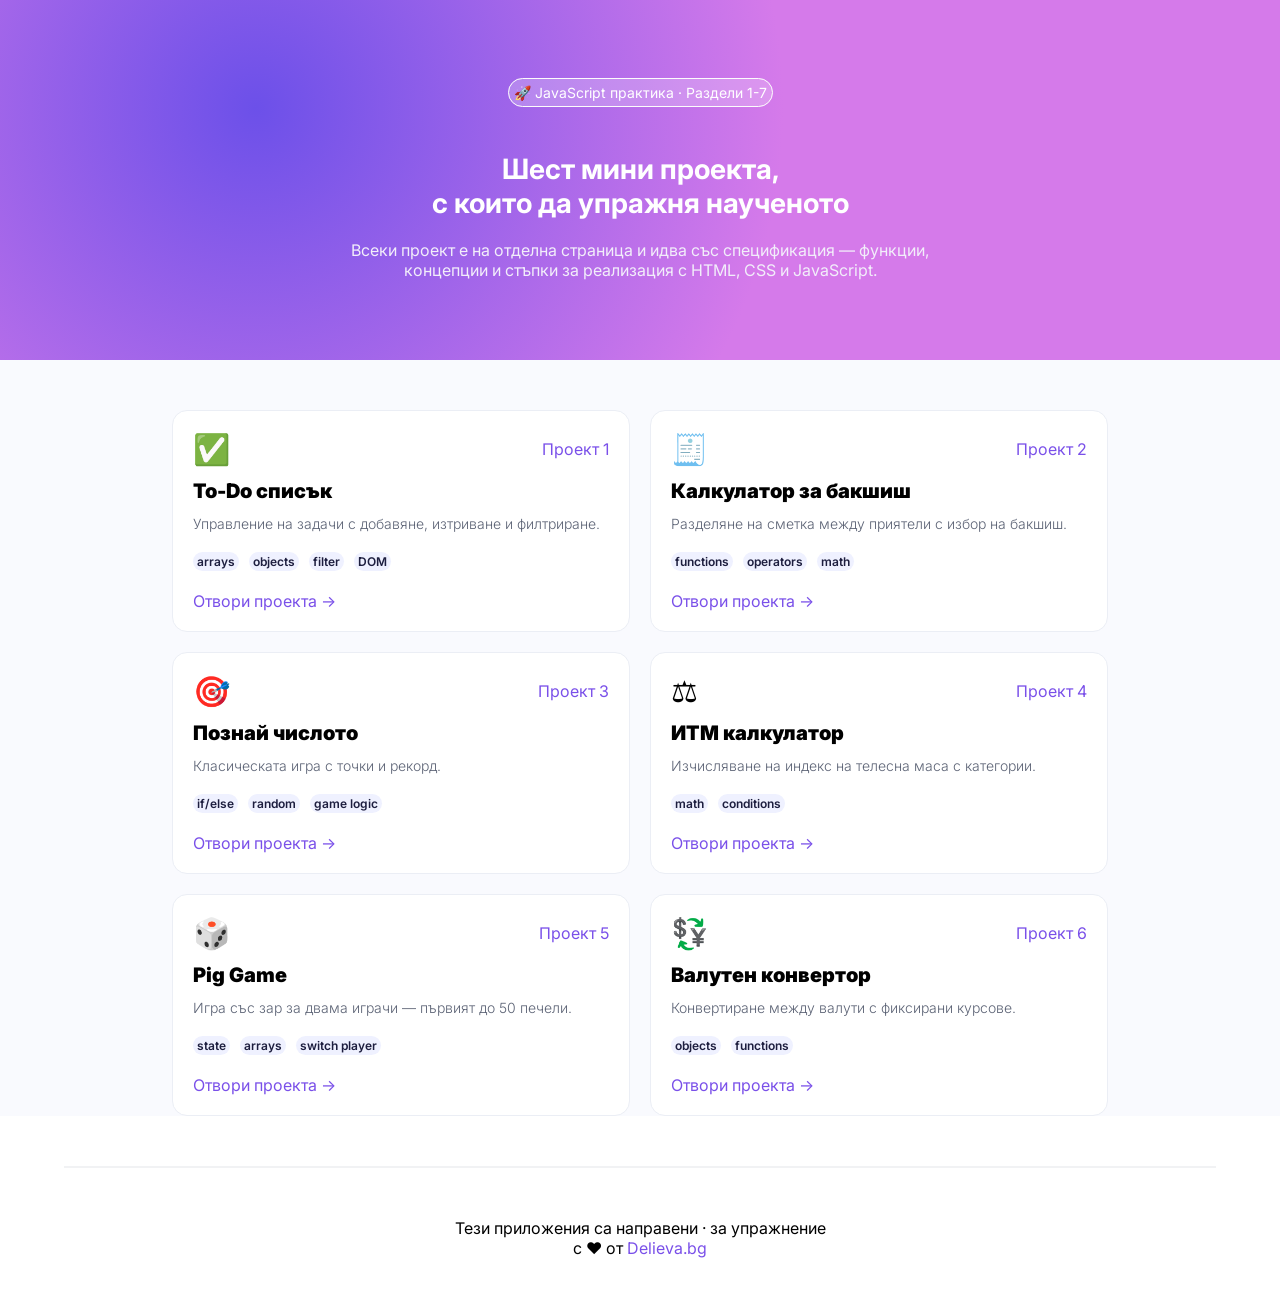
<file: 01.project-six-mini-projects/index.html>
<!doctype html>
<html lang="bg">
  <head>
    <meta charset="UTF-8" />
    <meta name="viewport" content="width=device-width, initial-scale=1.0" />
    <link rel="preconnect" href="https://fonts.googleapis.com" />
    <link rel="preconnect" href="https://fonts.gstatic.com" crossorigin />
    <link
      href="https://fonts.googleapis.com/css2?family=Inter:ital,opsz,wght@0,14..32,100..900;1,14..32,100..900&display=swap"
      rel="stylesheet"
    />
    <link rel="stylesheet" href="style.css" />
    <title>Six Mini Projects</title>
  </head>
  <body>
    <section class="hero">
      <div class="info-box">
        <span>🚀 JavaScript практика · Раздели 1-7</span>
      </div>
      <h1 class="hero-title">
        Шест мини проекта,<br />
        с които да упражня наученото
      </h1>
      <p class="hero-p">
        Всеки проект е на отделна страница и идва със спецификация — функции,
        концепции и стъпки за реализация с HTML, CSS и JavaScript.
      </p>
    </section>

    <section class="homepage-body">
      <div class="cards">
        <div class="card">
          <div class="first-row">
            <span class="icon">✅</span>
            <span><a href="project.html">Проект 1</a></span>
          </div>
          <div class="second-row">
            <h2>To-Do списък</h2>
          </div>
          <div class="third-row">
            <p>Управление на задачи с добавяне, изтриване и филтриране.</p>
          </div>
          <div class="tasks-list">
            <ul>
              <li>arrays</li>
              <li>objects</li>
              <li>filter</li>
              <li>DOM</li>
            </ul>
          </div>
          <div class="last-card-row">
            <p><a href="project.html">Отвори проекта →</a></p>
          </div>
        </div>

        <div class="card">
          <div class="first-row">
            <span class="icon">🧾</span>
            <span><a href="./tip-calculator.html">Проект 2</a></span>
          </div>
          <div class="second-row">
            <h2>Калкулатор за бакшиш</h2>
          </div>
          <div class="third-row">
            <p>Разделяне на сметка между приятели с избор на бакшиш.</p>
          </div>
          <div class="tasks-list">
            <ul>
              <li>functions</li>
              <li>operators</li>
              <li>math</li>
            </ul>
          </div>
          <div class="last-card-row">
            <p><a href="./tip-calculator.html">Отвори проекта →</a></p>
          </div>
        </div>

        <div class="card">
          <div class="first-row">
            <span class="icon">🎯</span>
            <span><a href="third.html">Проект 3</a></span>
          </div>
          <div class="second-row">
            <h2>Познай числото</h2>
          </div>
          <div class="third-row">
            <p>Класическата игра с точки и рекорд.</p>
          </div>
          <div class="tasks-list">
            <ul>
              <li>if/else</li>
              <li>random</li>
              <li>game logic</li>
            </ul>
          </div>
          <div class="last-card-row">
            <p><a href="third.html">Отвори проекта →</a></p>
          </div>
        </div>

        <div class="card">
          <div class="first-row">
            <span class="icon">⚖️</span>
            <span><a href="fourth.html">Проект 4</a></span>
          </div>
          <div class="second-row">
            <h2>ИТМ калкулатор</h2>
          </div>
          <div class="third-row">
            <p>Изчисляване на индекс на телесна маса с категории.</p>
          </div>
          <div class="tasks-list">
            <ul>
              <li>math</li>
              <li>conditions</li>
            </ul>
          </div>
          <div class="last-card-row">
            <p><a href="fourth.html">Отвори проекта →</a></p>
          </div>
        </div>

        <div class="card">
          <div class="first-row">
            <span class="icon">🎲</span>
            <span><a href="fifth.html">Проект 5</a></span>
          </div>
          <div class="second-row">
            <h2>Pig Game</h2>
          </div>
          <div class="third-row">
            <p>Игра със зар за двама играчи — първият до 50 печели.</p>
          </div>
          <div class="tasks-list">
            <ul>
              <li>state</li>
              <li>arrays</li>
              <li>switch player</li>
            </ul>
          </div>
          <div class="last-card-row">
            <p><a href="fifth.html">Отвори проекта →</a></p>
          </div>
        </div>

        <div class="card">
          <div class="first-row">
            <span class="icon">💱</span>
            <span><a href="sixth.html">Проект 6</a></span>
          </div>
          <div class="second-row">
            <h2>Валутен конвертор</h2>
          </div>
          <div class="third-row">
            <p>Конвертиране между валути с фиксирани курсове.</p>
          </div>
          <div class="tasks-list">
            <ul>
              <li>objects</li>
              <li>functions</li>
            </ul>
          </div>
          <div class="last-card-row">
            <p><a href="sixth.html">Отвори проекта →</a></p>
          </div>
        </div>
      </div>
    </section>

    <hr />

    <footer>
      <section class="footer">
        <p>
          Тези приложения са направени · за упражнение <br />
          с ❤️ от <a href="https://delieva.bg">Delieva.bg</a>
        </p>
      </section>
    </footer>

    <script src="./script.js"></script>
  </body>
</html>
</file>
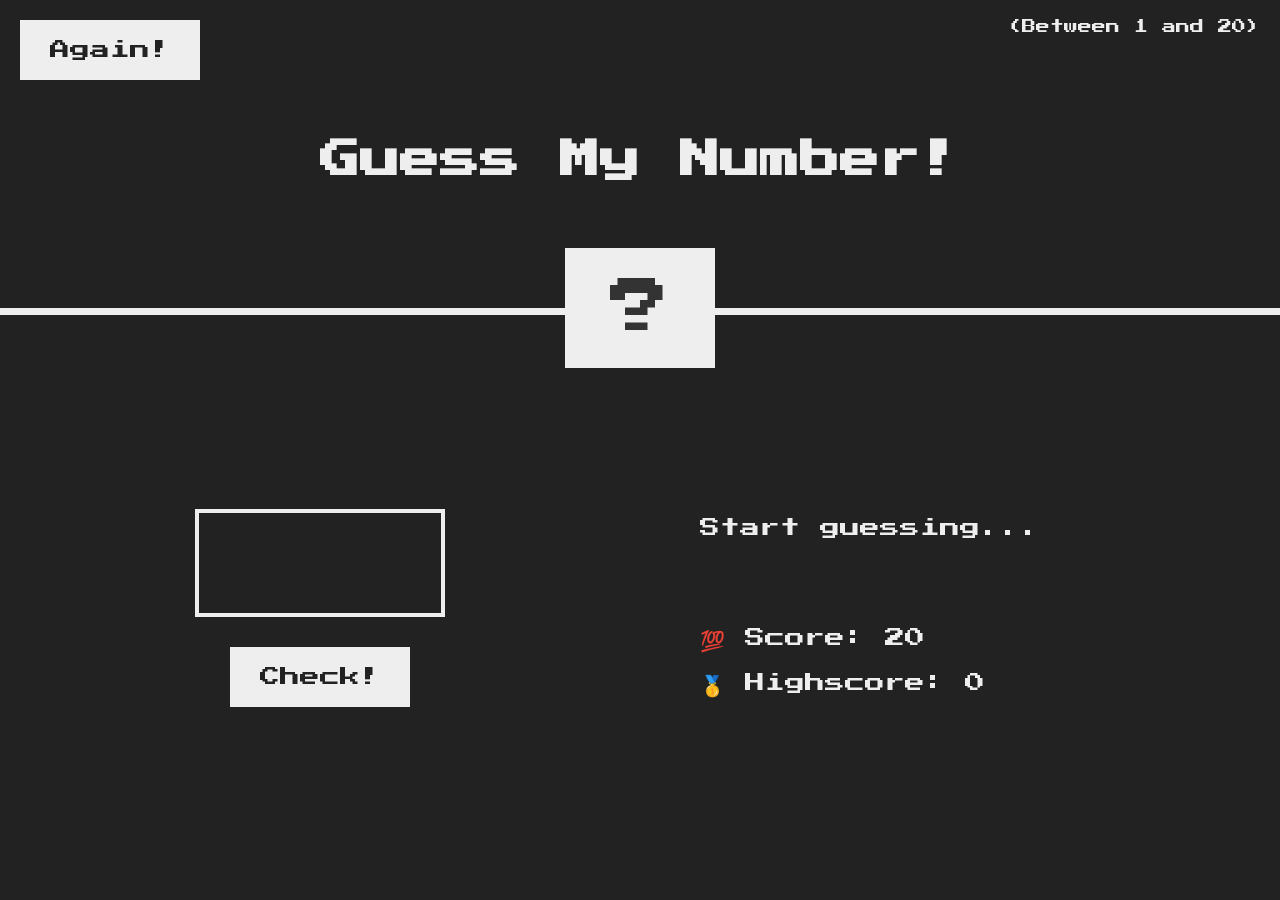
<file: 00.Courses Demos/01.Guess Number Project/index.html>
<!doctype html>
<html lang="en">
  <head>
    <meta charset="UTF-8" />
    <meta name="viewport" content="width=device-width, initial-scale=1.0" />
    <meta http-equiv="X-UA-Compatible" content="ie=edge" />

    <link rel="stylesheet" href="style.css" />
    <title>Guess My Number!</title>
  </head>
  <body>
    <header class="hero">
      <h1>Guess My Number!</h1>
      <p class="between">(Between 1 and 20)</p>
      <button class="btn again">Again!</button>
      <div class="number">?</div>
    </header>
    <main>
      <section class="left">
        <input type="number" class="guess" />
        <button class="btn check">Check!</button>
      </section>
      <section class="right">
        <p class="message">Start guessing...</p>
        <p class="label-score">💯 Score: <span class="score">20</span></p>
        <p class="label-highscore">
          🥇 Highscore: <span class="highscore">0</span>
        </p>
      </section>
    </main>
    <script src="script.js"></script>
    <script>
      const version = new Date().getTime();

      const cssLink = document.createElement('link');
      cssLink.rel = 'stylesheet';
      cssLink.href = 'style.css?v=' + version;
      document.head.appendChild(cssLink);

      const jsScript = document.createElement('script');
      jsScript.src = 'script.js?v=' + version;
      document.body.appendChild(jsScript);
    </script>
  </body>
</html>
</file>
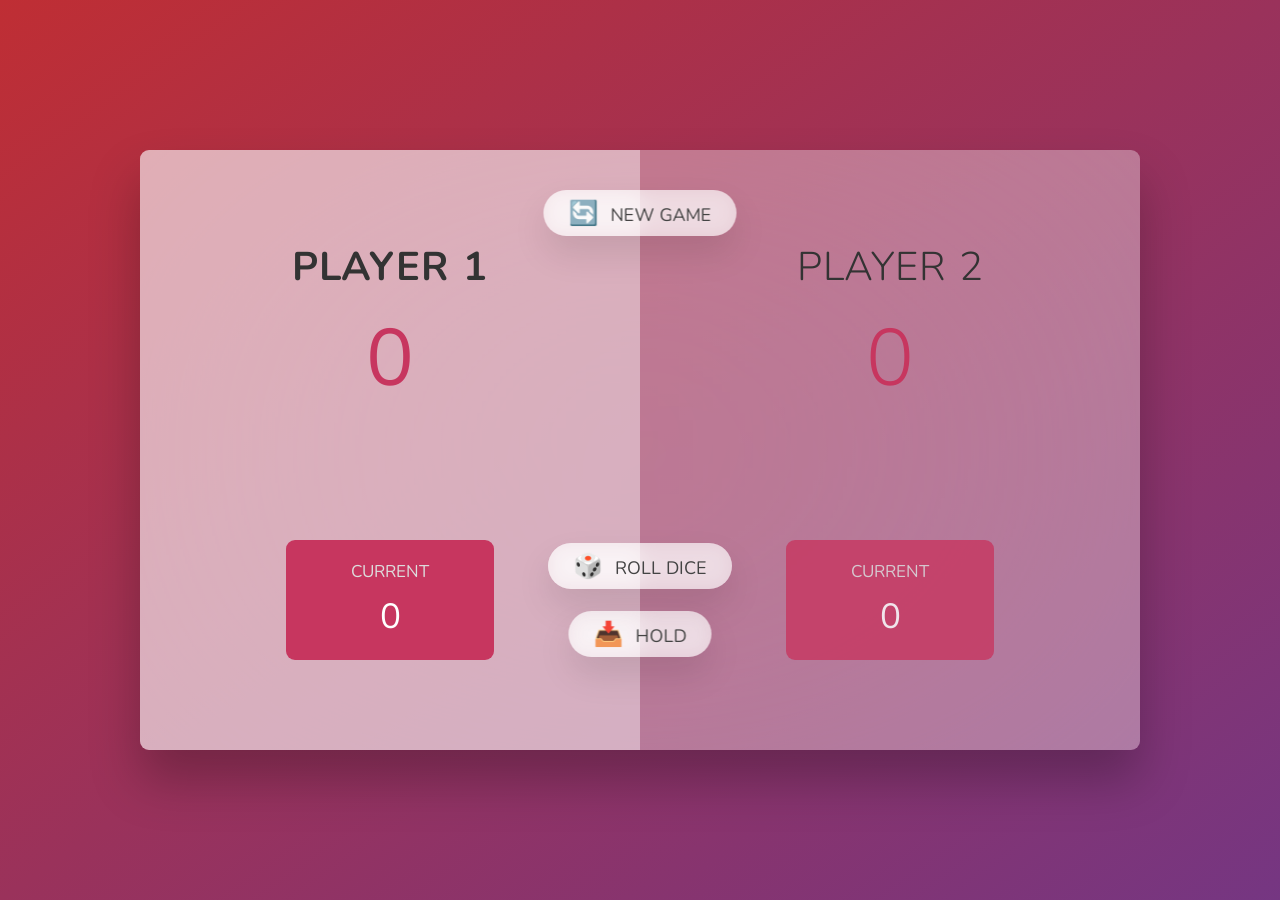
<file: 00.Courses Demos/02.Pig Game/index.html>
<!doctype html>
<html lang="en">
  <head>
    <meta charset="UTF-8" />
    <meta name="viewport" content="width=device-width, initial-scale=1.0" />
    <meta http-equiv="X-UA-Compatible" content="ie=edge" />
    <link rel="stylesheet" href="style.css" />
    <title>Pig Game</title>
  </head>
  <body>
    <main>
      <section class="player player--0 player--active">
        <h2 class="name" id="name--0">Player 1</h2>
        <p class="score" id="score--0">43</p>
        <div class="current">
          <p class="current-label">Current</p>
          <p class="current-score" id="current--0">0</p>
        </div>
      </section>
      <section class="player player--1">
        <h2 class="name" id="name--1">Player 2</h2>
        <p class="score" id="score--1">24</p>
        <div class="current">
          <p class="current-label">Current</p>
          <p class="current-score" id="current--1">0</p>
        </div>
      </section>

      <img src="dice-5.png" alt="Playing dice" class="dice" />
      <button class="btn btn--new">🔄 New game</button>
      <button class="btn btn--roll">🎲 Roll dice</button>
      <button class="btn btn--hold">📥 Hold</button>
    </main>
    <script src="script.js"></script>
  </body>
</html>
</file>
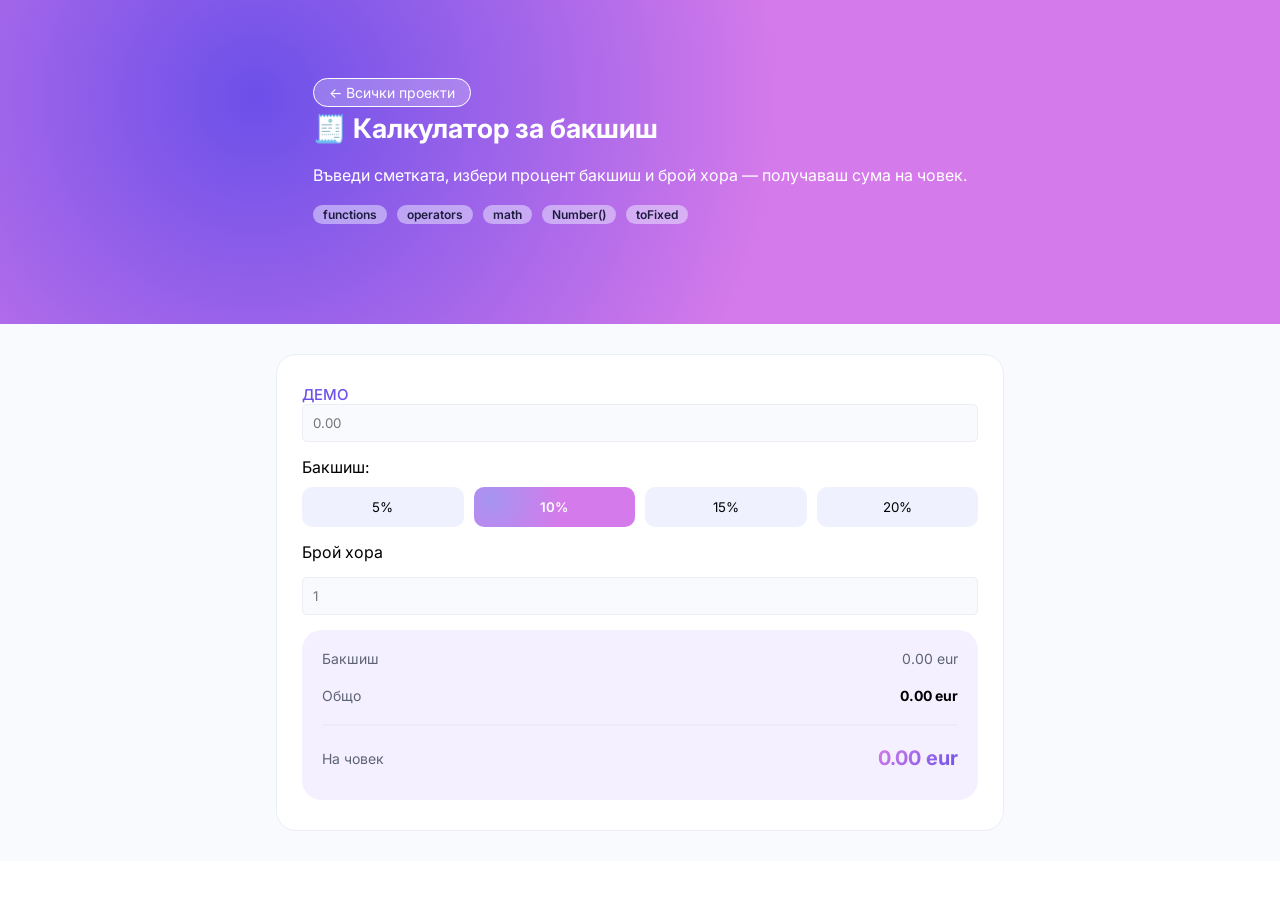
<file: 01.project-six-mini-projects/tip-calculator.html>
<!doctype html>
<html lang="en">
  <head>
    <meta charset="UTF-8" />
    <meta name="viewport" content="width=device-width, initial-scale=1.0" />
    <link rel="preconnect" href="https://fonts.googleapis.com" />
    <link rel="preconnect" href="https://fonts.gstatic.com" crossorigin />
    <link
      href="https://fonts.googleapis.com/css2?family=Inter:ital,opsz,wght@0,14..32,100..900;1,14..32,100..900&display=swap"
      rel="stylesheet"
    />
    <link rel="stylesheet" href="style.css" />
    <title>Tip Calcultor</title>
  </head>
  <body>
    <section class="hero tip-hero">
      <div class="tip-hero-container">
<div class="info-box tip-back-to-projects">
        <span
          ><a class="back-link" href="./index.html">← Всички проекти</a></span
        >
      </div>
      <div class="single-page-title">
        <h1>🧾 Калкулатор за бакшиш</h1>
      </div>
      <div class="single-page-p">
        <p>
          Въведи сметката, избери процент бакшиш и брой хора — получаваш сума на
          човек.
        </p>
      </div>
      <div class="tasks-list single-page-conceptions">
        <ul>
            <li>functions</li>
            <li>operators</li>
            <li>math</li>
            <li>Number()</li>
            <li>toFixed</li>
        </ul>
      </div>
      </div>
    </section>

    <section class="tip-calc-body">
        <div class="tip-calc">
            <h2 class="tip-calc-demo-title">ДЕМО</h2>
            
                <input class="bill" type="number" placeholder="0.00">
                <p class="tip">Бакшиш: <span class="tip-inside"></span></p>
                <div class="percent-buttons" id="btns">
                    <button id="btn-one" value="5" class="tip-percent"><span class="tip-value">5</span>%</button>

                    <button id="btn-two" value="10" class="tip-percent selected"><span class="tip-value">10</span>%</button>

                    <button id="btn-three" value="15" class="tip-percent "><span class="tip-value">15</span>%</button>

                    <button id="btn-four" value="20" class="tip-percent "><span class="tip-value">20</span>%</button>
                </div>
               <form>
                <label for="people-number" class="form-label-people">Брой хора</label>
                <input min="1" name="people-number" id="people-number" type="number" placeholder="1">
                </form>
                <div class="tip-info">
                    <div class="tip-info-row">
                        <p>Бакшиш</p>
                        <p class="tip-sum">0.00 eur</p>
                    </div>
                    <div class="tip-info-row">
                        <p>Общо</p>
                        <p class="tip-bold bill-total">0.00 eur</p>
                    </div>
                    <div class="tip-info-row tip-row-three">
                        <p>На човек</p>
                        <p class="tip-bold colored per-person">0.00 eur</p>
                    </div>
                </div>
            </form>
        </div>
    </section>
    <script src="./script.js" defer></script>
  </body>
</html>
</file>
<file: 01.project-six-mini-projects/style.css>
* {
  margin: 0;
  padding: 0;
  box-sizing: border-box;
  font-family:
    Inter,
    system-ui,
    -apple-system,
    sans-serif;
}

a,
a:hover,
a:visited,
a:focus,
a:active {
  color: #7a50e9;
  text-decoration: none;
}

/* HERO SECTION START*/

.hero {
  background: radial-gradient(circle at 20% 30%, #6c50e9, #d57aea 50%);
  text-align: center;
  padding-top: 82px;
  padding-bottom: 80px;
  padding-left: 20px;
  padding-right: 20px;
  color: #ffffff;
}

.info-box span {
  border: 1px solid #fcfcfc;
  background-color: #ffffff37;
  padding: 5px;
  border-radius: 50px;
  font-size: 14px;
}

.hero-title {
  margin: 0 auto;
  margin-top: 50px;
  text-align: center;
  font-size: 48px;
  max-width: 984px;
}

.hero-p {
  padding-top: 20px;
  font-size: 20px;
  text-align: center;
  max-width: 600px;
  margin: 0 auto;
  color: #f2eefa;
}

/* HERO SECTION END */

/* BODY SECTION OF HOMEPAGE START*/
.homepage-body {
  background-color: #f9fafe;
  margin-bottom: 50px;
}

.cards {
  max-width: 976px;
  margin: 0 auto;
  display: grid;
  grid-template-rows: 1fr 1fr;
  grid-template-columns: 1fr 1fr 1fr;
  padding-left: 20px;
  padding-right: 20px;
  padding-top: 50px;
  justify-content: center;
  align-items: center;
  row-gap: 20px;
  column-gap: 20px;
}

.card {
  background-color: #ffffff;
  padding: 20px;
  border-radius: 15px;
  border: 1px solid #ebeef5;
  transition: transform 0.25s;
  transition-timing-function: cubic-bezier(0.4, 0, 0.2, 1);
}

.card:hover {
  transform: translateY(-10px);
  cursor: pointer;
}

.icon {
  font-size: 30px;
}

.first-row {
  display: flex;
  flex-direction: row;
  justify-content: space-between;
  align-items: center;
}

.second-row h2 {
  font-size: 20px;
  font-weight: 900;
  margin-top: 12px;
  margin-bottom: 12px;
}

.third-row p {
  color: #5c6375;
  font-size: 14px;
  font-weight: 300;
}

.tasks-list {
  margin-top: 20px;
  margin-bottom: 20px;
  font-size: 12px;
  font-weight: 300;
}

.tasks-list ul {
  display: flex;
  justify-content: left;
  gap: 10px;
  list-style-type: none;
  align-items: center;
}

.tasks-list li {
  background-color: #eff1ff;
  padding: 2px 4px;
  border-radius: 20px;
  font-weight: 600;
  color: #1d1e3f;
}

/* BODY SECTION OF HOMEPAGE END*/

hr {
  max-width: 90%;
  height: 0;
  border: 1px solid #5c637515;
  margin: 0 auto;
}

.footer {
  text-align: center;
  margin-top: 50px;
  margin-bottom: 50px;
  padding-left: 20px;
  padding-right: 20px;
}

/* Single-Page Design Start */
.tip-hero {
  text-align: left;
  max-width: 978px;
  max-width: 100%;
  display: flex;
  justify-content: center;
  align-items: center;
}

.back-link,
.back-link:hover,
.back-link:visited,
.back-link:focus,
.back-link:active {
  color: #fff;
  padding: 10px;
}

.tip-back-to-projects span:hover {
  background-color: #ffffff64;
}

.single-page-title {
  font-size: 18px;
  text-align: left;
  margin-top: 10px;
  margin-bottom: 20px;
}

.single-page-p {
  margin-bottom: 20px;
}

.single-page-conceptions li {
  background-color: #eff1ff7b;
  padding-left: 10px;
  padding-right: 10px;
}

.tip-calc-body {
  background-color: #f9fafe;
  padding-left: 20px;
  padding-right: 20px;
  padding-top: 30px;
  padding-bottom: 30px;
  display: flex;
  flex-direction: column;
  justify-content: center;
  align-items: center;
}

.tip-calc {
  width: 728px;
  max-width: 100%;
  text-align: left;
  padding-top: 30px;
  padding-bottom: 30px;
  padding-left: 25px;
  padding-right: 25px;
  border-radius: 20px;
  background-color: #ffffff;
  border: 1px solid #ebeef5;
}

.tip-calc-demo-title {
  font-size: 15px;
  font-weight: 500;
  color: #6c50e9;
}

.eur-price-demo {
  font-size: 14px;
  margin-top: 20px;
  margin-bottom: 10px;
}

.form-label-bill {
  display: block;
  margin-top: 20px;
  margin-bottom: 10px;
}

.bill,
#people-number {
  border-radius: 5px;
  border: 1px solid #ebeef5;
  background-color: #f9fafe;
  width: 100%;
  padding: 10px;
  outline-color: #6c50e9;
  margin-bottom: 15px;
}

.tip-inside {
  font-size: 14px;
}

.percent-buttons {
  width: 100%;
  display: flex;
  gap: 10px;
  margin-top: 10px;
  margin-bottom: 15px;
}

.tip-percent {
  width: 100%;
  border-radius: 10px;
  border: none;
  background-color: #eff1ff;
  padding: 5px 10px;
  height: 40px;
  transition: background-color 0.3s ease;
}

.tip-percent:hover {
  cursor: pointer;
}

.selected,
.tip-percent.selected,
.tip-percent:hover {
  background: radial-gradient(circle at 10% 30%, #6c50e99b, #d57aea 50%);
  color: #fff;
  font-weight: 600;
}

#people-number {
  margin-top: 15px;
}

.tip-info {
  background-color: #f5f0ff;
  padding: 20px;
  border-radius: 20px;
  color: #5c6375;
  font-size: 14px;
  display: flex;
  flex-direction: column;
  gap: 10px;
}

.tip-info-row {
  display: flex;
  justify-content: space-between;
  align-items: center;
  padding-bottom: 10px;
}

.tip-bold {
  font-weight: 700;
  color: black;
}

.tip-row-three {
  padding-top: 20px;
  border-top: 2px solid #eeecfa;
}

.colored {
  background: -webkit-linear-gradient(
    135deg,
    oklch(55% 0.22 285),
    oklch(72% 0.18 320)
  );
  -webkit-text-fill-color: transparent;
  background-clip: text;
  font-size: 20px;
}
/* Single-Page Design END */

/* Mobile VERSION */
@media screen and (max-width: 1280px) {
  .hero-title {
    font-size: 28px;
  }

  .hero-p {
    font-size: 16px;
  }

  .cards {
    grid-template-columns: 1fr 1fr;
  }
}

@media screen and (max-width: 590px) {
  .cards {
    grid-template-columns: 1fr;
  }

  .single-page-conceptions ul {
    display: flex;
    flex-wrap: wrap;
  }
}

@media screen and (max-width: 290px) {
  .hero {
    padding-left: 10px;
    padding-right: 10px;
    padding-top: 50px;
    padding-bottom: 40px;
  }
  .cards {
    padding-left: 10px;
    padding-right: 10px;
  }

  .hero-title {
    font-size: 20px;
    margin-top: 20px;
  }

  .hero-p {
    font-size: 14px;
  }

  .info-box span {
    font-size: 12px;
  }

  .percent-buttons {
    display: flex;
    flex-direction: row;
    flex-wrap: wrap;
  }

  .tip-row-three {
    display: flex;
    flex-direction: column;
  }
}
</file>
<file: 00.Courses Demos/01.Guess Number Project/style.css>
@import url('https://fonts.googleapis.com/css?family=Press+Start+2P&display=swap');

* {
  margin: 0;
  padding: 0;
  box-sizing: inherit;
}

html {
  font-size: 62.5%;
  box-sizing: border-box;
}

body {
  font-family: 'Press Start 2P', sans-serif;
  color: #eee;
  background-color: #222;
  /* background-color: #60b347; */
}

/* LAYOUT */
header {
  position: relative;
  height: 35vh;
  border-bottom: 7px solid #eee;
}

main {
  height: 65vh;
  color: #eee;
  display: flex;
  align-items: center;
  justify-content: space-around;
}

.left {
  width: 52rem;
  display: flex;
  flex-direction: column;
  align-items: center;
}

.right {
  width: 52rem;
  font-size: 2rem;
}

/* ELEMENTS STYLE */
h1 {
  font-size: 4rem;
  text-align: center;
  position: absolute;
  width: 100%;
  top: 52%;
  left: 50%;
  transform: translate(-50%, -50%);
}

.number {
  background: #eee;
  color: #333;
  font-size: 6rem;
  width: 15rem;
  padding: 3rem 0rem;
  text-align: center;
  position: absolute;
  bottom: 0;
  left: 50%;
  transform: translate(-50%, 50%);
}

.between {
  font-size: 1.4rem;
  position: absolute;
  top: 2rem;
  right: 2rem;
}

.again {
  position: absolute;
  top: 2rem;
  left: 2rem;
}

.guess {
  background: none;
  border: 4px solid #eee;
  font-family: inherit;
  color: inherit;
  font-size: 5rem;
  padding: 2.5rem;
  width: 25rem;
  text-align: center;
  display: block;
  margin-bottom: 3rem;
}

.btn {
  border: none;
  background-color: #eee;
  color: #222;
  font-size: 2rem;
  font-family: inherit;
  padding: 2rem 3rem;
  cursor: pointer;
}

.btn:hover {
  background-color: #ccc;
}

.message {
  margin-bottom: 8rem;
  height: 3rem;
}

.label-score {
  margin-bottom: 2rem;
}


@media all and (max-width: 970px) {
  * {
    padding: 0;
    margin: 0;
    box-sizing: border-box;
    
  }

  body {
    padding: 30px;
  }

  main {
    display: flex;
    flex-direction: column;
    gap: 20px;
    margin-top: 110px;
  }

  header {
    display: flex;
    flex-direction: column;
    justify-content: center;
    align-items: center;
    gap: 20px;
  }

  h1 {
    position: relative;
    padding-top: 150px;
  }

  .number {
    position: relative;
    margin-right: auto;
    margin-bottom: 270px;
  }

  .between {
    position: relative;
    text-align: center;
    padding-top: 40px;
    padding-bottom: 20px;
    padding-left: 0;
    padding-right: 0;
  }

  .again {
    position: relative;
    display: flex;
    width: fit-content;
    margin-left: auto;
    margin-right: auto;
  }

  .left {
  width: 100%;
  display: flex;
  flex-direction: column;
  align-items: center;
}

.right {
  width: 100%;
  font-size: 2rem;
}
}
</file>
<file: 00.Courses Demos/02.Pig Game/style.css>
@import url('https://fonts.googleapis.com/css2?family=Nunito&display=swap');

* {
  margin: 0;
  padding: 0;
  box-sizing: inherit;
}

html {
  font-size: 62.5%;
  box-sizing: border-box;
}

body {
  font-family: 'Nunito', sans-serif;
  font-weight: 400;
  height: 100vh;
  color: #333;
  background-image: linear-gradient(to top left, #753682 0%, #bf2e34 100%);
  display: flex;
  align-items: center;
  justify-content: center;
}

/* LAYOUT */
main {
  position: relative;
  width: 100rem;
  height: 60rem;
  background-color: rgba(255, 255, 255, 0.35);
  backdrop-filter: blur(200px);
  filter: blur();
  box-shadow: 0 3rem 5rem rgba(0, 0, 0, 0.25);
  border-radius: 9px;
  overflow: hidden;
  display: flex;
}

.player {
  flex: 50%;
  padding: 9rem;
  display: flex;
  flex-direction: column;
  align-items: center;
  transition: all 0.75s;
}

/* ELEMENTS */
.name {
  position: relative;
  font-size: 4rem;
  text-transform: uppercase;
  letter-spacing: 1px;
  word-spacing: 2px;
  font-weight: 300;
  margin-bottom: 1rem;
}

.score {
  font-size: 8rem;
  font-weight: 300;
  color: #c7365f;
  margin-bottom: auto;
}

.player--active {
  background-color: rgba(255, 255, 255, 0.4);
}
.player--active .name {
  font-weight: 700;
}
.player--active .score {
  font-weight: 400;
}

.player--active .current {
  opacity: 1;
}

.current {
  background-color: #c7365f;
  opacity: 0.8;
  border-radius: 9px;
  color: #fff;
  width: 65%;
  padding: 2rem;
  text-align: center;
  transition: all 0.75s;
}

.current-label {
  text-transform: uppercase;
  margin-bottom: 1rem;
  font-size: 1.7rem;
  color: #ddd;
}

.current-score {
  font-size: 3.5rem;
}

/* ABSOLUTE POSITIONED ELEMENTS */
.btn {
  position: absolute;
  left: 50%;
  transform: translateX(-50%);
  color: #444;
  background: none;
  border: none;
  font-family: inherit;
  font-size: 1.8rem;
  text-transform: uppercase;
  cursor: pointer;
  font-weight: 400;
  transition: all 0.2s;

  background-color: white;
  background-color: rgba(255, 255, 255, 0.6);
  backdrop-filter: blur(10px);

  padding: 0.7rem 2.5rem;
  border-radius: 50rem;
  box-shadow: 0 1.75rem 3.5rem rgba(0, 0, 0, 0.1);
}

.btn::first-letter {
  font-size: 2.4rem;
  display: inline-block;
  margin-right: 0.7rem;
}

.btn--new {
  top: 4rem;
}
.btn--roll {
  top: 39.3rem;
}
.btn--hold {
  top: 46.1rem;
}

.btn:active {
  transform: translate(-50%, 3px);
  box-shadow: 0 1rem 2rem rgba(0, 0, 0, 0.15);
}

.btn:focus {
  outline: none;
}

.dice {
  position: absolute;
  left: 50%;
  top: 16.5rem;
  transform: translateX(-50%);
  height: 10rem;
  box-shadow: 0 2rem 5rem rgba(0, 0, 0, 0.2);
}

.player--winner {
  background-color: #2f2f2f;
}

.player--winner .name {
  font-weight: 700;
  color: #c7365f;
}

.hidden {
  display: none;
}

/* Mobile Version */

@media all and (max-width: 760px) {
  main {
    display: flex;
    flex-direction: column;
    width: 100%;
    height: fit-content;
    margin: 10px;
  }

  .player {
    display: flex;
    flex: 50%;
    padding: 0rem;
    padding-top: 95px;
    flex-direction: column;
    align-items: center;
    margin-bottom: 20px;
  }

  .current {
    margin-bottom: 20px;
  }

  .btn--new {
    display: flex;
    margin-top: 55px;
  }

  #name--0 {
    padding-top: 40px;
  }

  .btn--roll {
    display: flex;
    top: 51%;
  }
  .btn--hold {
    display: flex;
    top: 57%;
  }

  .dice {
    margin-top: 30px;
    margin-left: -100px;
  }
}
</file>
